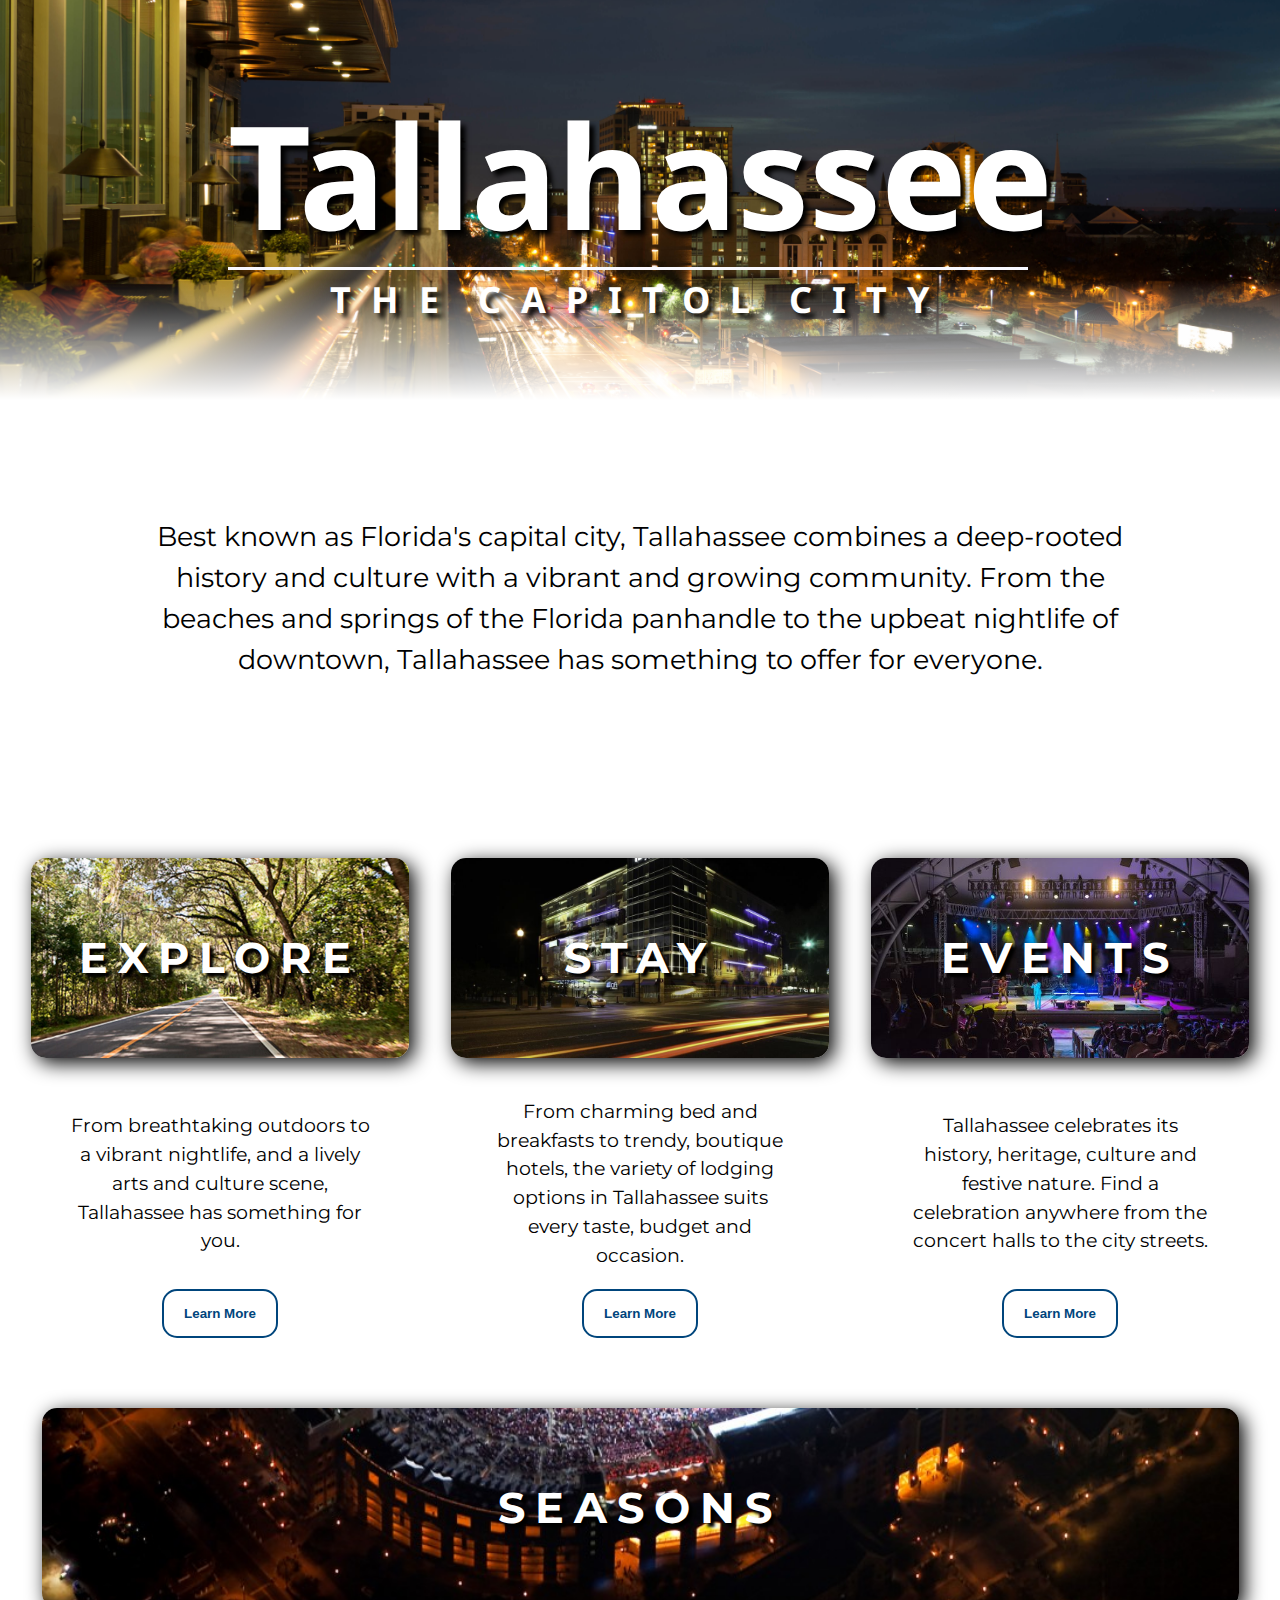
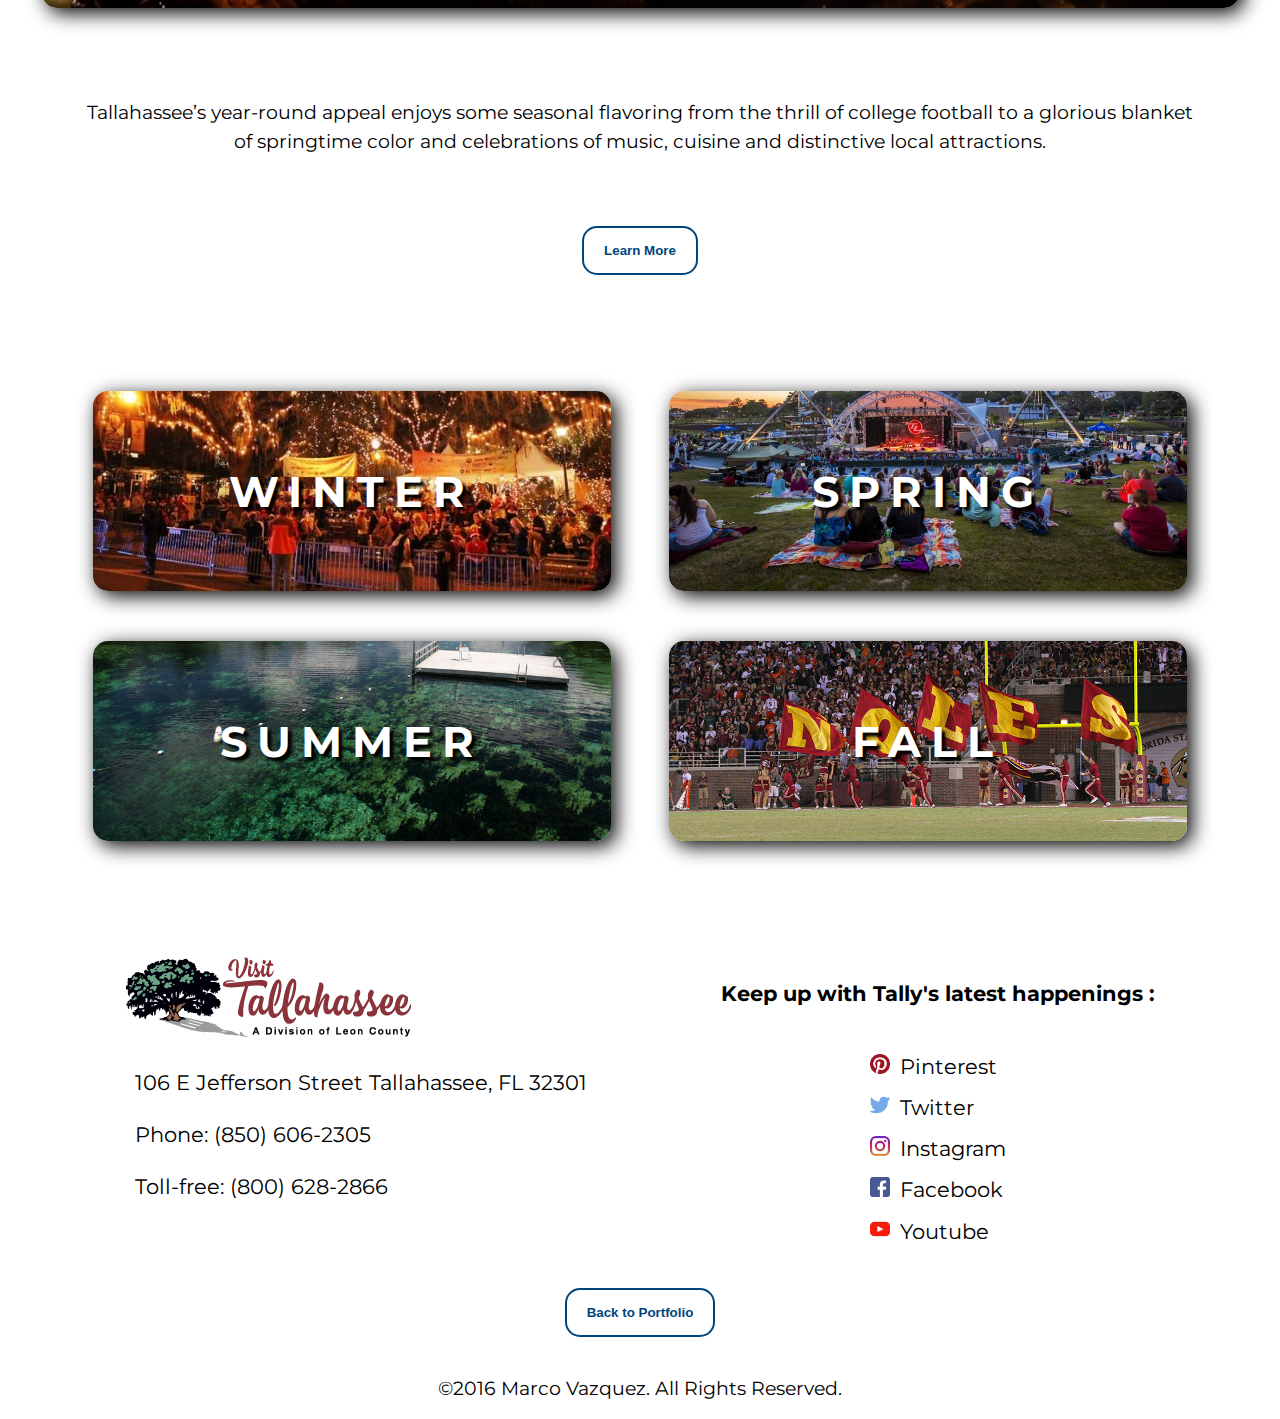
<file: index.html>
<!DOCTYPE html>
<html>

<head>
    <meta charset="utf-8">
    <meta name="viewport" content="width=device-width, initial-scale=1.0">
    <link href="https://fonts.googleapis.com/css?family=Droid+Sans:400,700|Fjalla+One|Montserrat:400,700|Oswald:400,700" rel="stylesheet">
    <link rel="stylesheet" type="text/css" href="css/main.css">
    <link rel="stylesheet" type="text/css" href="css/responsive.css">

    <title>Visit Tallahassee</title>

    <script>
        (function(i, s, o, g, r, a, m) {
            i['GoogleAnalyticsObject'] = r;
            i[r] = i[r] || function() {
                (i[r].q = i[r].q || []).push(arguments)
            }, i[r].l = 1 * new Date();
            a = s.createElement(o),
                m = s.getElementsByTagName(o)[0];
            a.async = 1;
            a.src = g;
            m.parentNode.insertBefore(a, m)
        })(window, document, 'script', 'https://www.google-analytics.com/analytics.js', 'ga');

        ga('create', 'UA-83886941-1', 'auto');
        ga('send', 'pageview');
    </script>
</head>

<body>
    <div class="body-wrapper">
        <div class="wrapper">
            <div class="main-header">
                <div class="headings-text">
                    <a href="index.html">
                        <h1>Tallahassee</h1>
                        <div class="border-bottom"></div>
                        <!-- close border-bottom -->
                        <h3>the capitol city</h3>
                    </a>
                </div>
                <!-- close headings-text -->
            </div>
            <!-- close main-header -->
        </div>
        <!-- close wrapper -->


        <div class="description" id="main-description">
            <p>Best known as Florida's capital city, Tallahassee combines a deep-rooted history and culture with a vibrant and growing community. From the beaches and springs of the Florida panhandle to the upbeat nightlife of downtown, Tallahassee has something
                to offer for everyone.</p>
        </div>
        <!-- close main-description -->

        <div class="section1">
            <div class="explore-column col">
                <a href="explore.html" class="title-active section-title explore-title background radius overlay gradient">
                        <h2 class="sub-title">Explore</h2>
                </a>
                <!--close title-active -->
                <p class="content">From breathtaking outdoors to a vibrant nightlife, and a lively arts and culture scene, Tallahassee has something for you.</p>
                <a href="explore.html" class="button-link active"><button class="button">Learn More</button></a>
            </div>
            <!-- close explore-column1 -->

            <div class="stay-column col">
                <a href="stay.html" class="title-active section-title stay-title background radius overlay gradient">
                        <h2 class="sub-title">Stay</h2>
                </a>
                <!--close title-active -->
                <p class="content">From charming bed and breakfasts to trendy, boutique hotels, the variety of lodging options in Tallahassee suits every taste, budget and occasion.</p>
                <a href="stay.html" class="button-link active"><button class="button">Learn More</button></a>
            </div>
            <!-- close stay-column -->

            <div class="events-column col3">
                <a href="events.html" class="title-active section-title events-title background radius overlay gradient">
                        <h2 class="sub-title">Events</h2>
                </a>
                <!-- close events-title -->
                <p class="content">Tallahassee celebrates its history, heritage, culture and festive nature. Find a celebration anywhere from the concert halls to the city streets.</p>
                <a href="events.html" class="button-link active"><button class="button">Learn More</button></a>
            </div>
            <!-- close events-column -->

        <div class="seasons-column">
            <a href="seasons.html" class="wrapper title-active seasons-header section-title background radius overlay gradient">
                    <h2>Seasons</h2>
            </a>  <!--close seasons-header -->

            <p class="content">Tallahassee’s year-round appeal enjoys some seasonal flavoring from the thrill of college football to a glorious blanket of springtime color and celebrations of music, cuisine and distinctive local attractions.</p>
            <a href="seasons.html" class="button-link active"><button class="button">Learn More</button></a>
        </div>
        <!-- close col -->
      </div>
      <!-- close section1 -->

        <div class="full-seasons wrapper">
            <ul class="index-grid" id="seasons-grid">
                <a href="seasons.html#winter" class="winter seasons-title title-active background radius overlay gradient"><li><h2>Winter</h2></li></a>
                <a href="seasons.html#spring" class="spring seasons-title title-active background radius overlay gradient"><li><h2>Spring</h2></li></a>
                <a href="seasons.html#summer" class="summer seasons-title title-active background radius overlay gradient"><li><h2>Summer</h2></li></a>
                <a href="seasons.html#fall" class="fall seasons-title title-active background radius overlay gradient"><li ><h2>Fall</h2></li></a>
            </ul>
            <!-- close seasons-grid -->
        </div>
        <!-- close full-seasons -->

        <div class="info-section content">
          <div class="info-primary">
            <a href="index.html" class="logo-visit" title="Visit Tallahassee">
                <img src="img/logo.png" alt="visit tallahassee" />
            </a>
            <div id="address">
                <p><a href="https://www.google.com/maps/place/Tallahassee,+FL/@30.4673607,-84.3969415,11z/data=!3m1!4b1!4m5!3m4!1s0x88ec8a5187124b53:0xebee077ad4fdb1f8!8m2!3d30.4382559!4d-84.2807329">106 E Jefferson Street Tallahassee, FL 32301</a></p>
                <p><a href="tel:8506062305">Phone: (850) 606-2305</a></p>
                <p><a href="8006282866">Toll-free: (800) 628-2866</a></p>
            </div>
            <!-- close address -->
</div><!-- close info-primary-col -->

<div class="info-secondary">
            <p class="keep-up">Keep up with Tally's latest happenings :</p>
            <ul class="social-media-icons">
                <li class="pinterest"><a href="https://www.pinterest.com/visit_tally/" class="icons active">Pinterest</a></li>
                <li class="twitter"><a href="https://twitter.com/Visit_Tally" class="icons active">Twitter</a></li>
                <li class="instagram"><a href="https://www.instagram.com/visit_tally/" class="icons active">Instagram</a></li>
                <li class="facebook"><a href="https://www.facebook.com/VisitTallahassee/" class="icons active">Facebook</a></li>
                <li class="youtube"><a href="https://www.youtube.com/user/visittally" class="icons active">Youtube</a></li>
            </ul>
            <!--close social-media-icons -->
        </div>
        <!-- close info-section -->
</div><!-- close info-secondary-col -->
        <div class="footer wrapper">
            <a href="../index.html" class="button-link back-home active"><button class="button">Back to Portfolio</button></a>
            <p>&copy;2016 Marco Vazquez. All Rights Reserved.</p>
        </div>
        <!--close footer -->
    </div>
    <!-- close body-wrapper -->
</body>

</html>
</file>
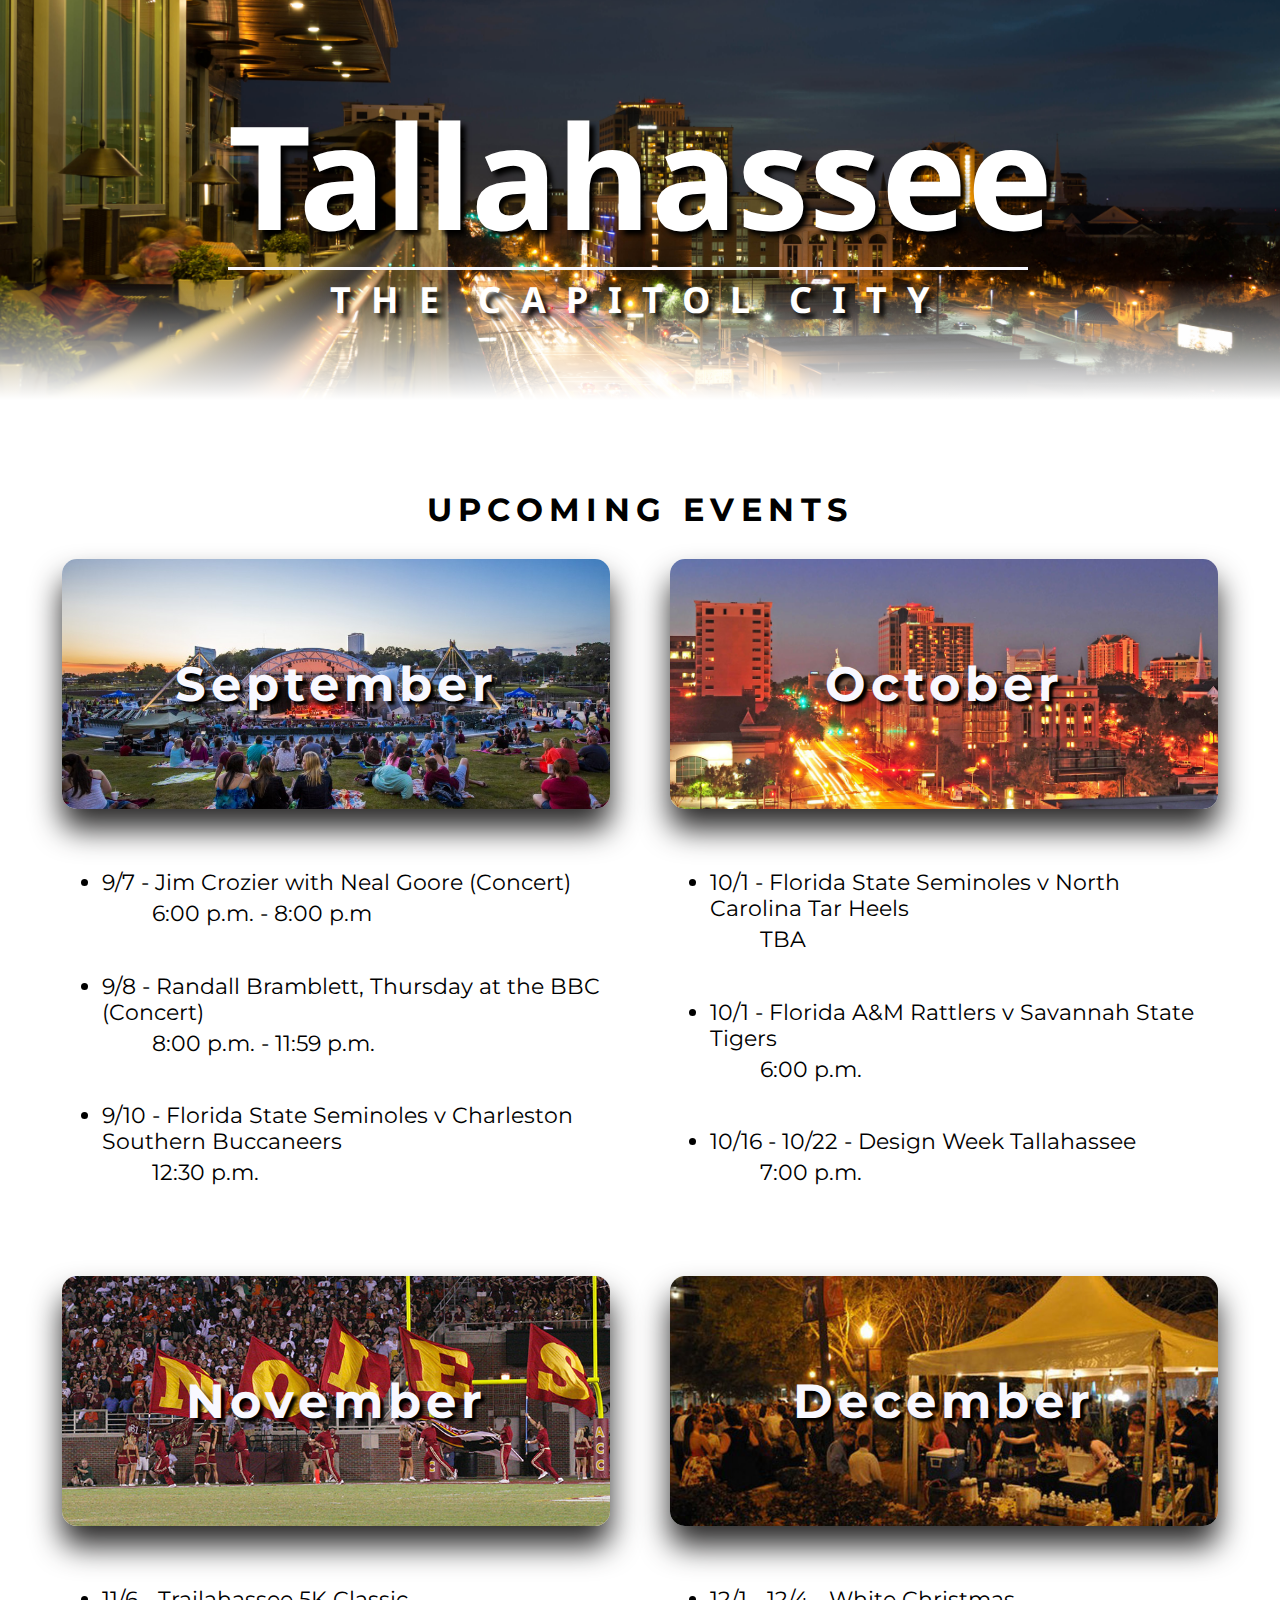
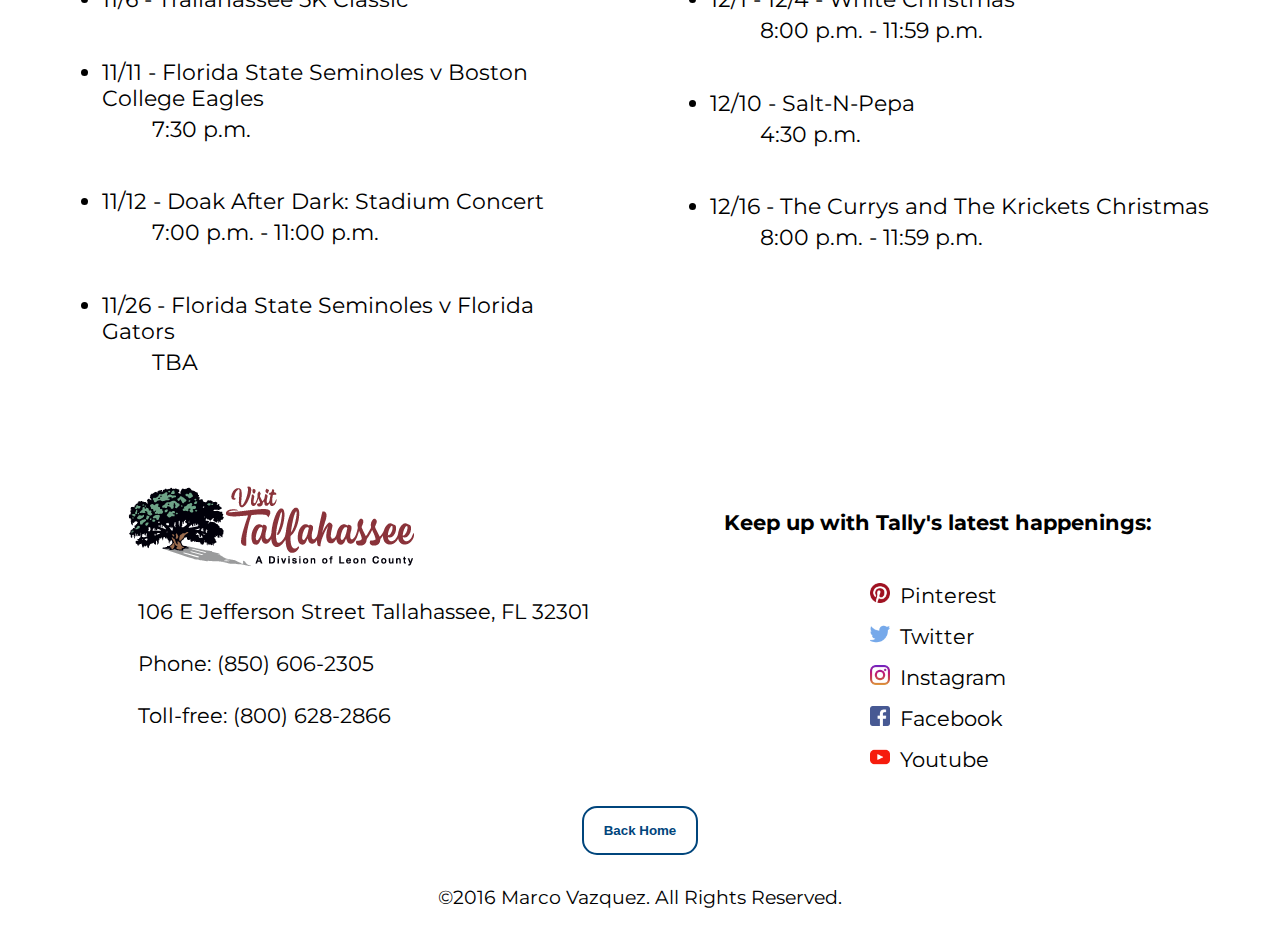
<file: events.html>
<!DOCTYPE html>
<html>

<head>
    <meta charset="utf-8">
    <link href="https://fonts.googleapis.com/css?family=Droid+Sans:400,700|Fjalla+One|Montserrat:400,700|Oswald:400,700" rel="stylesheet">
    <link rel="stylesheet" type="text/css" href="css/main.css">
    <link rel="stylesheet" type="text/css" href="css/responsive.css">
    <meta name="viewport" content="width=device-width, initial-scale=1.0">
    <title>Visit Tallahassee</title>

    <script>
        (function(i, s, o, g, r, a, m) {
            i['GoogleAnalyticsObject'] = r;
            i[r] = i[r] || function() {
                (i[r].q = i[r].q || []).push(arguments)
            }, i[r].l = 1 * new Date();
            a = s.createElement(o),
                m = s.getElementsByTagName(o)[0];
            a.async = 1;
            a.src = g;
            m.parentNode.insertBefore(a, m)
        })(window, document, 'script', 'https://www.google-analytics.com/analytics.js', 'ga');

        ga('create', 'UA-83886941-1', 'auto');
        ga('send', 'pageview');
    </script>
</head>

<body>
    <div class="body-wrapper">
        <div class="wrapper">
            <div class="main-header">
                <div class="headings-text">
                    <a href="index.html">
                        <h1>Tallahassee</h1>
                        <div class="border-bottom"></div>
                        <!-- close border-bottom -->
                        <h3>the capitol city</h3>
                    </a>
                </div>
                <!-- close headings-text -->
            </div>
            <!-- close main-header -->
        </div>
        <!-- close wrapper -->

        <h2 class="sub-page-title">Upcoming Events</h2>

        <div class="events-section">
            <div class="listings-col">
                <h3 class="listings-title september">September</h3>
                <ul class="listings">
                    <li class="list-item-name"><a href="http://www.tallahasseearts.org/event/jim-crozier-with-neal-goree/">9/7 - Jim Crozier with Neal Goore (Concert)
            <p class="list-item-time">6:00 p.m. - 8:00 p.m</p></a>
                    </li>
                    <li class="list-item-name"><a href="http://www.bradfordvilleblues.com/calendarofevents.htm">9/8 - Randall Bramblett, Thursday at the BBC (Concert)
            <p class="list-item-time">8:00 p.m. - 11:59 p.m.</p></a>
                    </li>
                    <li class="list-item-name"><a href="http://www.visittallahassee.com/events/276288/florida-state-seminoles-v-charleston-southern-buccaneers/">9/10 - Florida State Seminoles v Charleston Southern Buccaneers
            <p class="list-item-time">12:30 p.m.</p></a>
                    </li>
                </ul>
            </div>
            <!--close september list -->

            <div class="listings-col">
                <h3 class="listings-title october">October</h3>
                <ul class="listings">
                    <li class="list-item-name"><a href="http://www.seminoles.com/SportSelect.dbml?DB_OEM_ID=32900&SPID=157113&SPSID=917029&DB_OEM_ID=32900">10/1 - Florida State Seminoles v North Carolina Tar Heels
            <p class="list-item-time">TBA</p></a>
                    </li>
                    <li class="list-item-name"><a href="http://www.famuathletics.com/SportSelect.dbml?SPSID=606547&SPID=80904&Q_SEASON=2016">10/1 - Florida A&ampM Rattlers v Savannah State Tigers
              <p class="list-item-time">6:00 p.m.</p></a>
                    </li>
                    <li class="list-item-name"><a href="http://designweektallahassee.com/">10/16 - 10/22 - Design Week Tallahassee
              <p class="list-item-time">7:00 p.m.</p></a>
                    </li>
                </ul>
            </div>
            <!--close october list -->

            <div class="listings-col">
                <h3 class="listings-title november">November</h3>
                <ul class="listings">
                    <li class="list-item-name"><a href="mailto:heideckera@leoncountyfl.gov">11/6 - Trailahassee 5K Classic
              <p class="list-item-time"></p></a>
                    </li>
                    <li class="list-item-name"><a href="http://www.seminoles.com/SportSelect.dbml?DB_OEM_ID=32900&SPID=157113&SPSID=917029&DB_OEM_ID=32900">11/11 - Florida State Seminoles v Boston College Eagles
              <p class="list-item-time">7:30 p.m.</p></a>
                    </li>
                    <li class="list-item-name"><a href="http://ev6.evenue.net/cgi-bin/ncommerce3/SEGetGroupList?DB_OEM_ID=32900&groupCode=FSU&linkID=fsuse&shopperContext=&caller=&appCode=">11/12 - Doak After Dark: Stadium Concert
              <p class="list-item-time">7:00 p.m. - 11:00 p.m.</p></a>
                    </li>
                    <li class="list-item-name"><a href="http://www.seminoles.com/SportSelect.dbml?DB_OEM_ID=32900&SPID=157113&SPSID=917029&DB_OEM_ID=32900">11/26 - Florida State Seminoles v Florida Gators
              <p class="list-item-time">TBA</p></a>
                    </li>
                </ul>
            </div>
            <!--close november list -->

            <div class="listings-col">
                <h3 class="listings-title december">December</h3>
                <ul class="listings">
                    <li class="list-item-name"><a href="http://theatretallahassee.org/2016-2017-season/irving-berlins-white-christmas-2016/">12/1 - 12/4 - White Christmas
            <p class="list-item-time">8:00 p.m. - 11:59 p.m.</p></a>
                    </li>
                    <li class="list-item-name"><a href="http://ilovethe90stour.com/show-details/tallahassee-fl/">12/10 - Salt-N-Pepa
            <p class="list-item-time">4:30 p.m.</p></a>
                    </li>
                    <li class="list-item-name"><a href="https://junctionatmonroe.com/event.asp?E=107">12/16 - The Currys and The Krickets Christmas
            <p class="list-item-time">8:00 p.m. - 11:59 p.m.</p></a>
                    </li>
                </ul>
            </div>
            <!--close december list -->

        </div>
        <!-- close section1 -->
        <div class="info-section content">
            <div class="info-primary">
                <a href="index.html" class="logo-visit" title="Visit Tallahassee">
                    <img src="img/logo.png" alt="visit tallahassee" />
                </a>
                <div id="address">
                    <p><a href="https://www.google.com/maps/place/Tallahassee,+FL/@30.4673607,-84.3969415,11z/data=!3m1!4b1!4m5!3m4!1s0x88ec8a5187124b53:0xebee077ad4fdb1f8!8m2!3d30.4382559!4d-84.2807329">106 E Jefferson Street Tallahassee, FL 32301</a></p>
                    <p><a href="tel:8506062305">Phone: (850) 606-2305</a></p>
                    <p><a href="8006282866">Toll-free: (800) 628-2866</a></p>
                </div>
                <!-- close address -->
            </div>
            <!-- close info-primary-col -->

            <div class="info-secondary">
                <p class="keep-up">Keep up with Tally's latest happenings:</p>
                <ul class="social-media-icons">
                    <li class="pinterest"><a href="https://www.pinterest.com/visit_tally/" class="icons active">Pinterest</a></li>
                    <li class="twitter"><a href="https://twitter.com/Visit_Tally" class="icons active">Twitter</a></li>
                    <li class="instagram"><a href="https://www.instagram.com/visit_tally/" class="icons active">Instagram</a></li>
                    <li class="facebook"><a href="https://www.facebook.com/VisitTallahassee/" class="icons active">Facebook</a></li>
                    <li class="youtube"><a href="https://www.youtube.com/user/visittally" class="icons active">Youtube</a></li>
                </ul>
                <!--close social-media-icons -->
            </div>
            <!-- close info-section -->
        </div>
        <!-- close info-secondary-col -->
        <div class="footer wrapper">
            <a href="index.html" class="button-link active"><button class="button" id="home-button">Back Home</button></a>
            <p>&copy;2016 Marco Vazquez. All Rights Reserved.</p>
        </div>
        <!--close footer -->
    </div>
    <!-- close body-wrapper -->
</body>

</html>
</file>
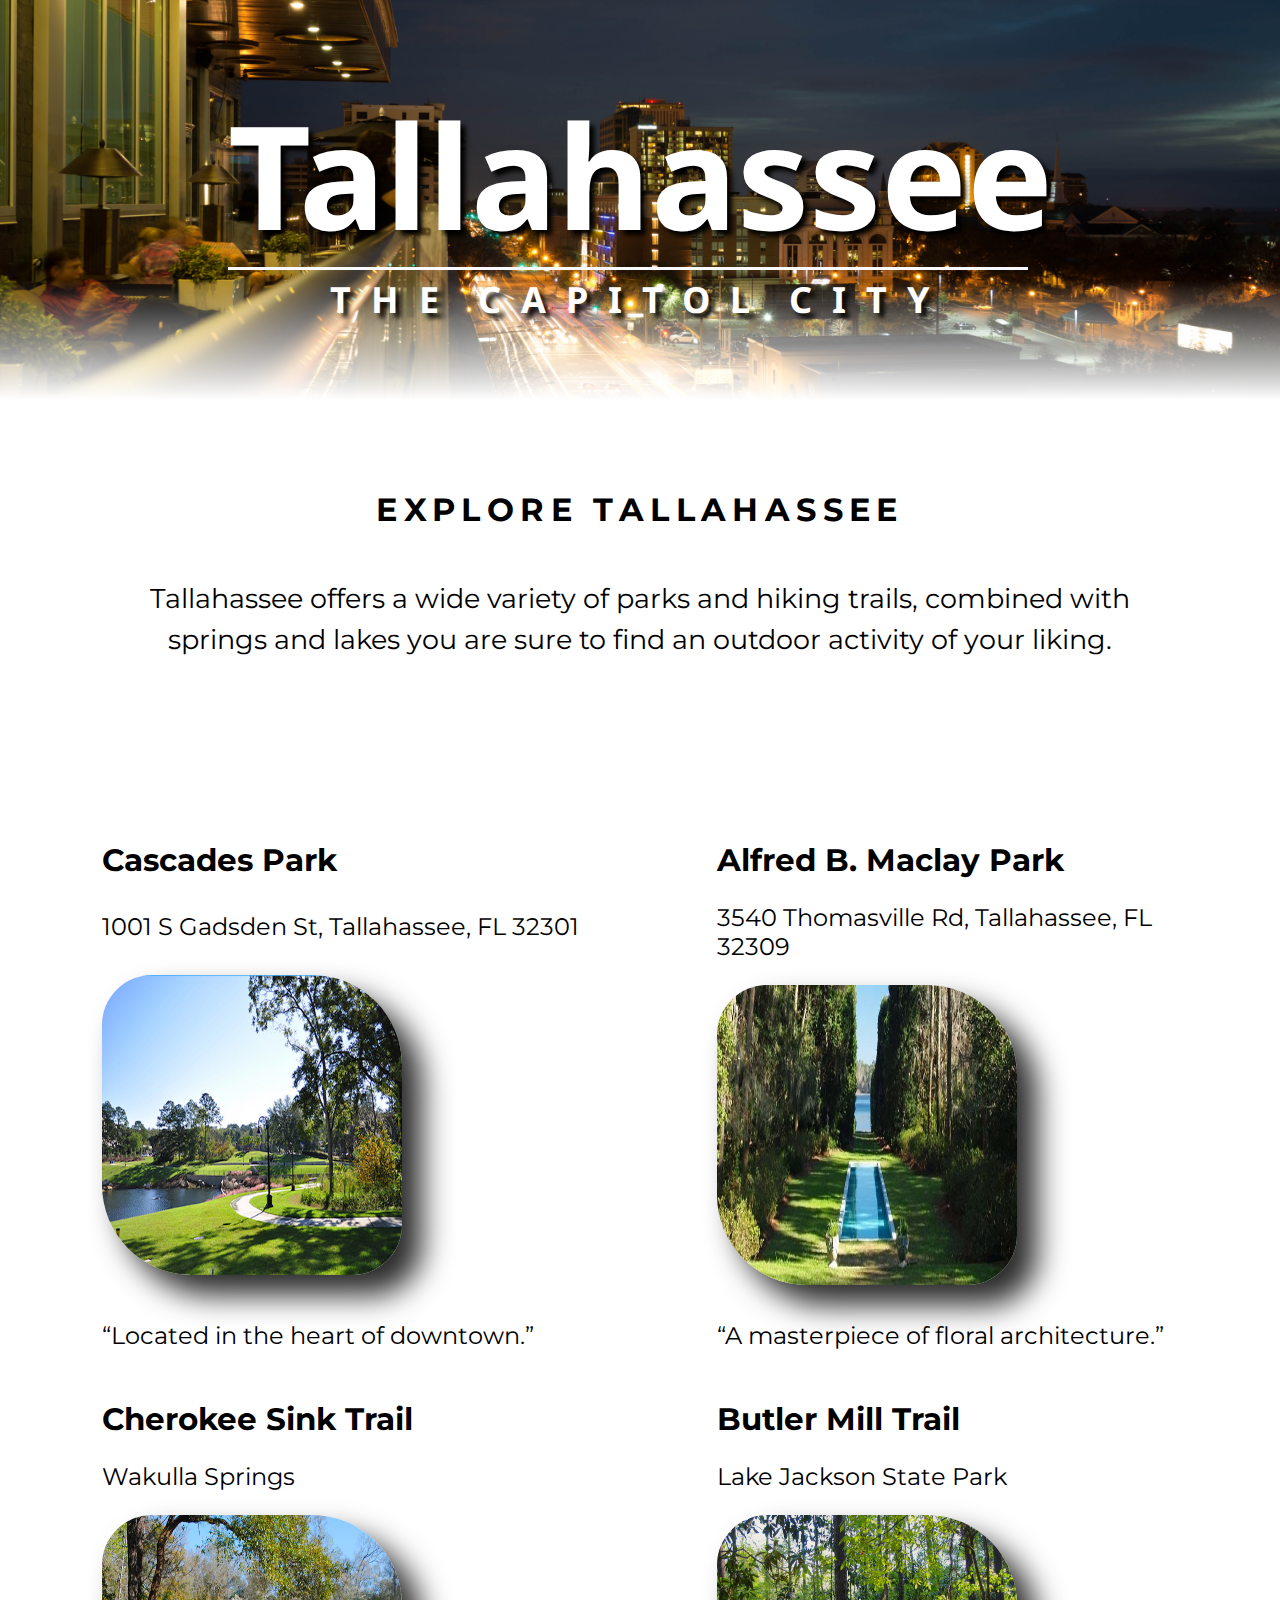
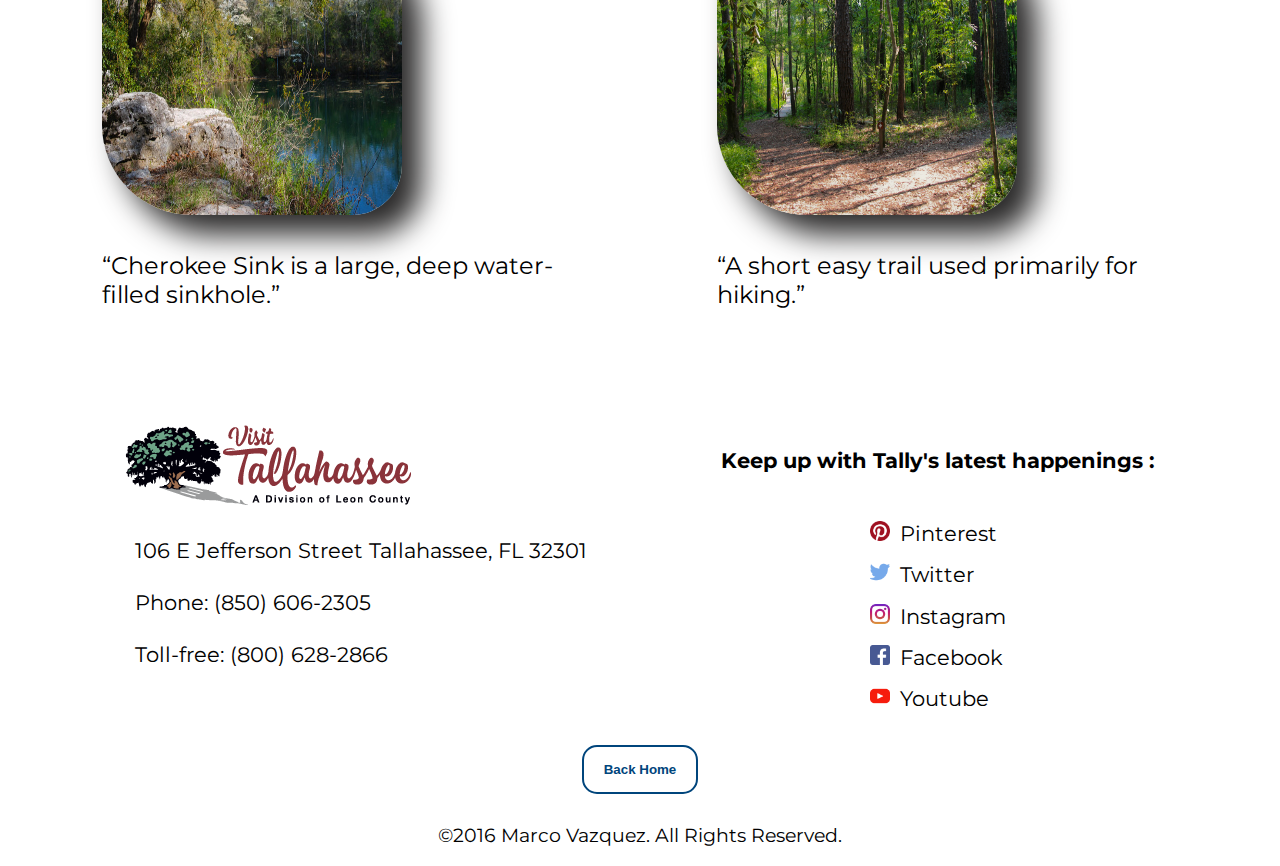
<file: explore.html>
<!DOCTYPE html>
<html>

<head>
    <meta charset="utf-8">
    <link href="https://fonts.googleapis.com/css?family=Droid+Sans:400,700|Fjalla+One|Montserrat:400,700|Oswald:400,700" rel="stylesheet">
    <link rel="stylesheet" type="text/css" href="css/main.css">
    <link rel="stylesheet" type="text/css" href="css/responsive.css">
    <meta name="viewport" content="width=device-width, initial-scale=1.0">
    <title>Visit Tallahassee</title>

    <script>
        (function(i, s, o, g, r, a, m) {
            i['GoogleAnalyticsObject'] = r;
            i[r] = i[r] || function() {
                (i[r].q = i[r].q || []).push(arguments)
            }, i[r].l = 1 * new Date();
            a = s.createElement(o),
                m = s.getElementsByTagName(o)[0];
            a.async = 1;
            a.src = g;
            m.parentNode.insertBefore(a, m)
        })(window, document, 'script', 'https://www.google-analytics.com/analytics.js', 'ga');

        ga('create', 'UA-83886941-1', 'auto');
        ga('send', 'pageview');
    </script>
</head>

<body>
    <div class="body-wrapper">
        <div class="wrapper">
            <div class="main-header">
                <div class="headings-text">
                    <a href="index.html">
                        <h1>Tallahassee</h1>
                        <div class="border-bottom"></div>
                        <!-- close border-bottom -->
                        <h3>the capitol city</h3>
                    </a>
                </div>
                <!-- close headings-text -->
            </div>
            <!-- close main-header -->
        </div>
        <!-- close wrapper -->

        <h2 class="sub-page-title">Explore Tallahassee</h2>

        <p class="description">Tallahassee offers a wide variety of parks and hiking trails, combined with springs and lakes you are sure to find an outdoor activity of your liking.</p>

        <div class="lists-container">
            <ul class="list">
                <li class="list-item-name space place-col">
                    <a href="http://discovercascades.com/" class="listings-name">Cascades Park</a>
                    <p class="list-item-address">1001 S Gadsden St, Tallahassee, FL 32301</p>
                    <a href="http://discovercascades.com/">
                        <div class="overlay gradient">
                            <img src="img/Cascades-Park.jpg" class="list-item-image" />
                        </div>
                        <!-- close overlay-gradient -->
                    </a>
                    <q class="park-description">Located in the heart of downtown.</q>
                </li>
                <li class="list-item-name space place-col">
                    <a href="https://www.floridastateparks.org/park/Maclay-Gardens" class="listings-name">Alfred B. Maclay Park</a>
                    <p class="list-item-address">3540 Thomasville Rd, Tallahassee, FL 32309</p>
                    <a href="https://www.floridastateparks.org/park/Maclay-Gardens">
                        <div class="overlay gradient">
                            <img src="img/Alfred B. Maclay Gardens_2009 contest_Dana Haynes_relfection pool vista.jpg" class="list-item-image" />
                        </div>
                        <!-- close overlay-gradient -->
                    </a>
                    <q class="park-description">A masterpiece of floral architecture.</q>
                </li>
                <li class="list-item-name space place-col">
                    <a href="http://floridahikes.com/wakulla-springs-state-park-cherokee-sink-trail" class="listings-name">Cherokee Sink Trail</a>
                    <p class="list-item-address">Wakulla Springs</p>
                    <a href="http://floridahikes.com/wakulla-springs-state-park-cherokee-sink-trail">
                        <div class="overlay gradient">
                            <img src="img/Cherokee.jpg" class="list-item-image" />
                        </div>
                        <!--close overlay-gradient -->
                    </a>
                    <q class="park-description">Cherokee Sink is a large, deep water-filled sinkhole.</q>
                </li>
                <li class="list-item-name space place-col">
                    <a href="http://floridahikes.com/lake-jackson-mounds" class="listings-name">Butler Mill Trail</a>
                    <p class="list-item-address">Lake Jackson State Park</p>
                    <a href="http://floridahikes.com/lake-jackson-mounds">
                        <div class="overlay gradient">
                            <img src="img/Butler.jpg" class="list-item-image" />
                        </div>
                        <!-- close overlay-gradient -->
                    </a>
                    <q class="park-description">A short easy trail used primarily for hiking.</q>
                </li>
            </ul>
            <!--close list -->
        </div>
        <!-- close lists-container -->

        <div class="info-section content">
            <div class="info-primary">
                <a href="index.html" class="logo-visit" title="Visit Tallahassee">
                    <img src="img/logo.png" alt="visit tallahassee" />
                </a>
                <div id="address">
                    <p><a href="https://www.google.com/maps/place/Tallahassee,+FL/@30.4673607,-84.3969415,11z/data=!3m1!4b1!4m5!3m4!1s0x88ec8a5187124b53:0xebee077ad4fdb1f8!8m2!3d30.4382559!4d-84.2807329">106 E Jefferson Street Tallahassee, FL 32301</a></p>
                    <p><a href="tel:8506062305">Phone: (850) 606-2305</a></p>
                    <p><a href="8006282866">Toll-free: (800) 628-2866</a></p>
                </div>
                <!-- close address -->
            </div>
            <!-- close info-primary-col -->

            <div class="info-secondary">
                <p class="keep-up">Keep up with Tally's latest happenings :</p>
                <ul class="social-media-icons">
                    <li class="pinterest"><a href="https://www.pinterest.com/visit_tally/" class="icons active">Pinterest</a></li>
                    <li class="twitter"><a href="https://twitter.com/Visit_Tally" class="icons active">Twitter</a></li>
                    <li class="instagram"><a href="https://www.instagram.com/visit_tally/" class="icons active">Instagram</a></li>
                    <li class="facebook"><a href="https://www.facebook.com/VisitTallahassee/" class="icons active">Facebook</a></li>
                    <li class="youtube"><a href="https://www.youtube.com/user/visittally" class="icons active">Youtube</a></li>
                </ul>
                <!--close social-media-icons -->
            </div>
            <!-- close info-section -->
        </div>
        <!-- close info-secondary-col -->
        <div class="footer wrapper">
            <a href="index.html" class="button-link active"><button class="button" id="home-button">Back Home</button></a>
            <p>&copy;2016 Marco Vazquez. All Rights Reserved.</p>
        </div>
        <!--close footer -->
    </div>
    <!-- close body-wrapper -->
</body>

</html>
</file>
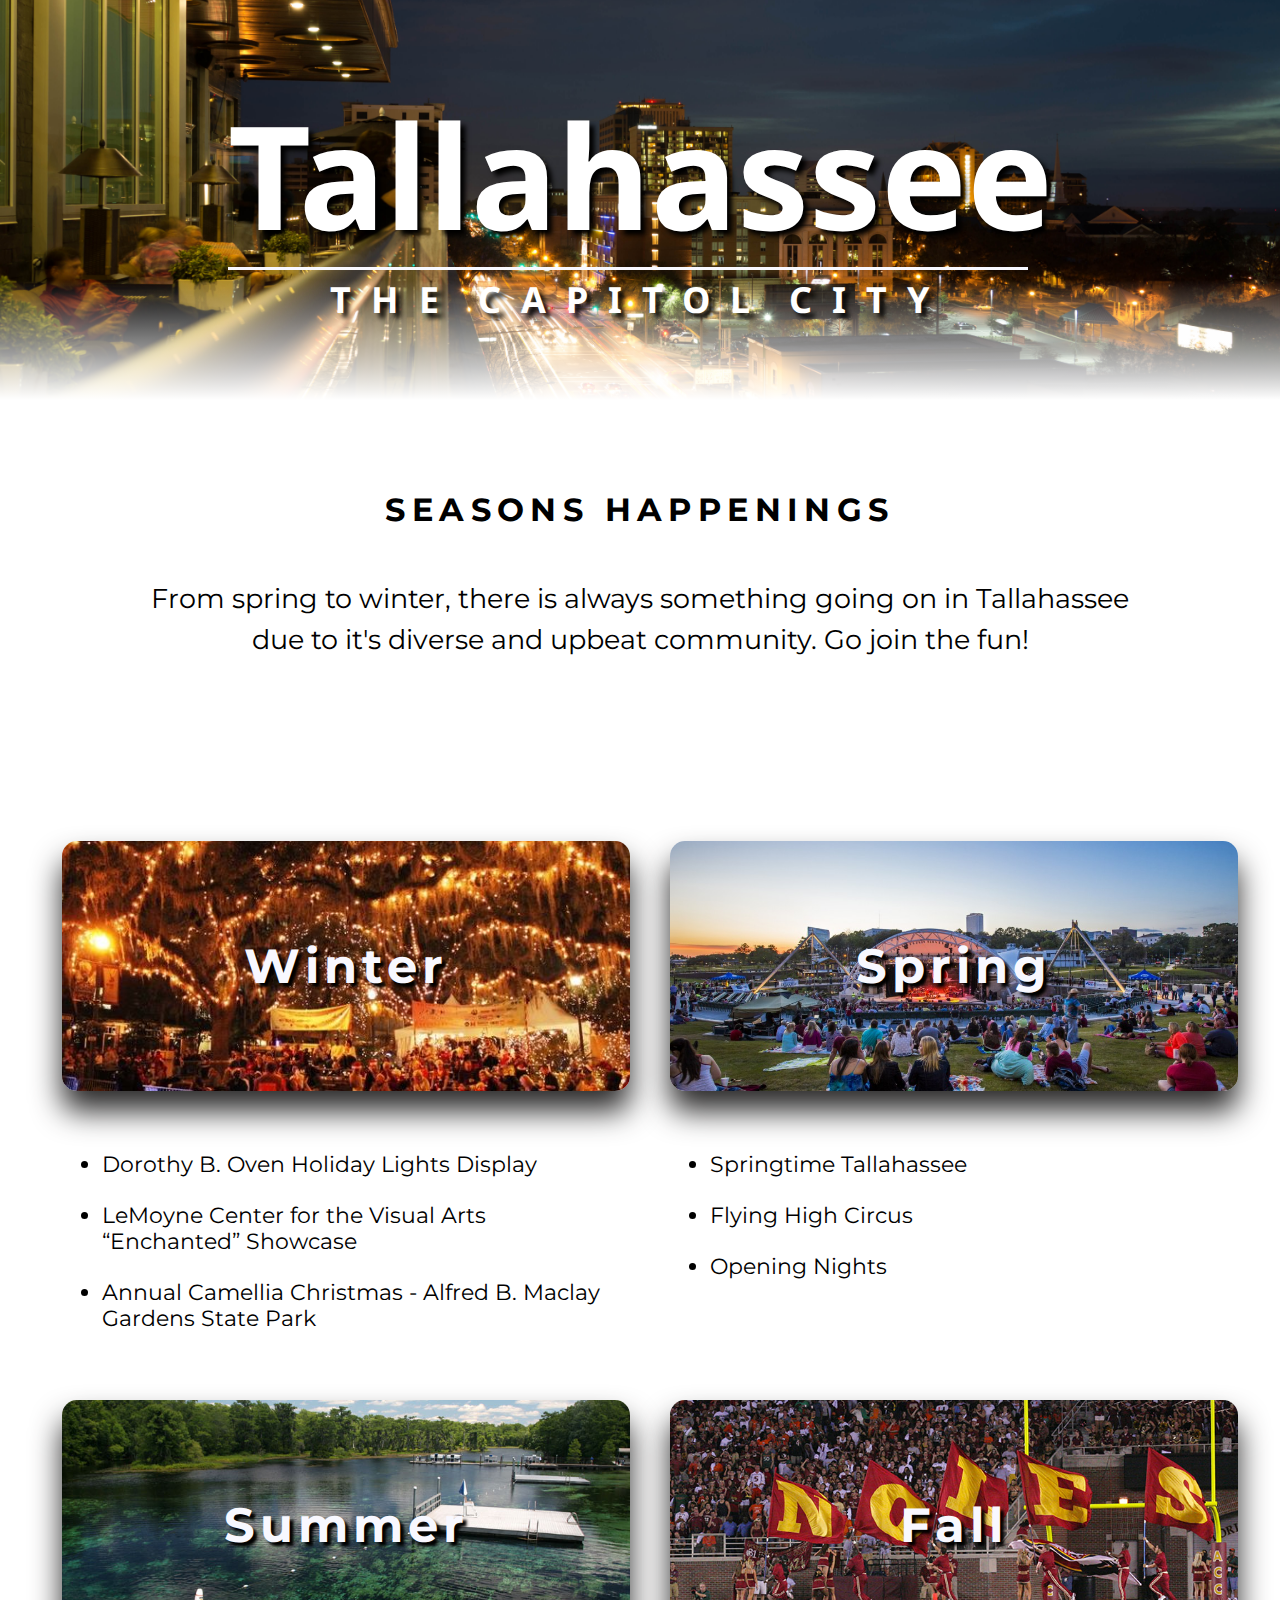
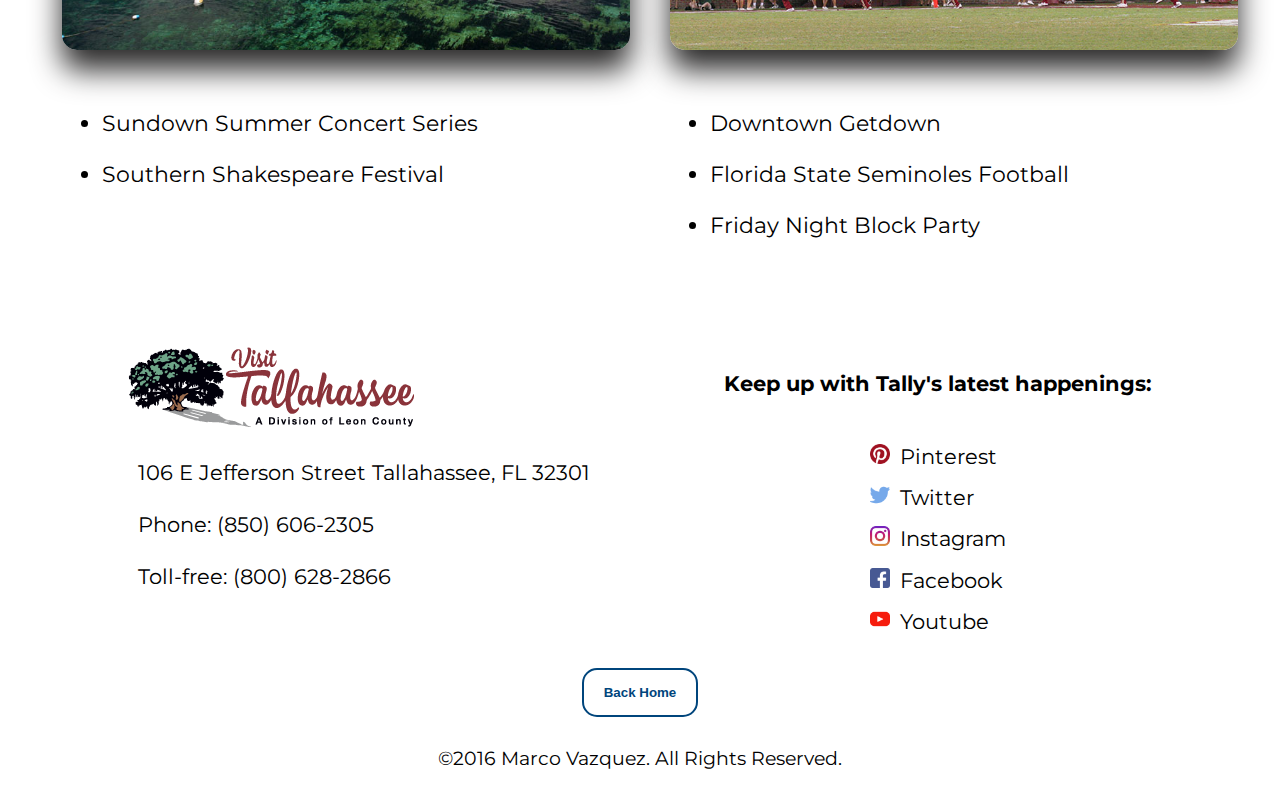
<file: seasons.html>
<!DOCTYPE html>
<html>

<head>
    <meta charset="utf-8">
    <link href="https://fonts.googleapis.com/css?family=Droid+Sans:400,700|Fjalla+One|Montserrat:400,700|Oswald:400,700" rel="stylesheet">
    <link rel="stylesheet" type="text/css" href="css/main.css">
    <link rel="stylesheet" type="text/css" href="css/responsive.css">
    <meta name="viewport" content="width=device-width, initial-scale=1.0">
    <title>Visit Tallahassee</title>

    <script>
        (function(i, s, o, g, r, a, m) {
            i['GoogleAnalyticsObject'] = r;
            i[r] = i[r] || function() {
                (i[r].q = i[r].q || []).push(arguments)
            }, i[r].l = 1 * new Date();
            a = s.createElement(o),
                m = s.getElementsByTagName(o)[0];
            a.async = 1;
            a.src = g;
            m.parentNode.insertBefore(a, m)
        })(window, document, 'script', 'https://www.google-analytics.com/analytics.js', 'ga');

        ga('create', 'UA-83886941-1', 'auto');
        ga('send', 'pageview');
    </script>
</head>

<body>
    <div class="body-wrapper">
        <div class="wrapper">
            <div class="main-header">
                <div class="headings-text">
                    <a href="index.html">
                        <h1>Tallahassee</h1>
                        <div class="border-bottom"></div>
                        <!-- close border-bottom -->
                        <h3>the capitol city</h3>
                    </a>
                </div>
                <!-- close headings-text -->
            </div>
            <!-- close main-header -->
        </div>
        <!-- close wrapper -->

        <h2 class="sub-page-title">Seasons Happenings</h2>

        <p class="description"> From spring to winter, there is always something going on in Tallahassee due to it's diverse and upbeat community. Go join the fun!</p>

        <div class="seasons-container">
            <div class="listings-col">
                <h3 id="winter" class="winter listings-title wrapper">Winter</h3>
                <ul class="listings">
                    <li class="list-item-name"><a href="http://www.talgov.com/parks/parks-cc-oven.aspx">Dorothy B. Oven Holiday Lights Display</a>
                    </li>
                    <li class="list-item-name"><a href="http://www.lemoyne.org/">LeMoyne Center for the Visual Arts “Enchanted” Showcase</a>
                    </li>
                    <li class="list-item-name"><a href="https://www.floridastateparks.org/park-events/Maclay-Gardens">Annual Camellia Christmas - Alfred B. Maclay Gardens State Park</a>
                    </li>
                </ul>
            </div>
            <!--close spring-list -->

            <div class="listings-col">
                <h3 id="spring" class="spring listings-title wrapper">Spring</h3>
                <ul class="listings">
                    <li class="list-item-name">
                        <a href="http://www.springtimetallahassee.com/">Springtime Tallahassee</a>
                    </li>
                    <li class="list-item-name">
                        <a href="http://circus.fsu.edu/">Flying High Circus</a>
                    </li>
                    <li class="list-item-name">
                        <a href="https://openingnights.fsu.edu/">Opening Nights</a>
                    </li>
                </ul>
            </div>
            <!--close spring-list -->

            <div class="listings-col">
                <h3 id="summer" class="summer listings-title wrapper">Summer</h3>
                <ul class="listings">
                    <li class="list-item-name">
                        <a href="http://www.capitalcityamphitheater.com/event/2016/07/01/sundown-summer-concert-series/">Sundown Summer Concert Series</a>
                    </li>
                    <li class="list-item-name">
                        <a href="http://southernshakespearefestival.org/">Southern Shakespeare Festival</a>
                    </li>
                </ul>
            </div>
            <!--close summer-list -->

            <div class="listings-col">
                <h3 id="fall" class="fall listings-title wrapper">Fall</h3>
                <ul class="listings">
                    <li class="list-item-name">
                        <a href="http://www.tallahasseedowntown.com/playing/downtown-getdown">Downtown Getdown</a>
                    </li>
                    <li class="list-item-name">
                        <a href="http://www.seminoles.com/SportSelect.dbml?SPSID=917029&SPID=157113">Florida State Seminoles Football</a>
                    </li>
                    <li class="list-item-name">
                        <a href="http://www.seminoles.com/ViewArticle.dbml?ATCLID=209578618">Friday Night Block Party</a>
                    </li>
                </ul>
            </div>
            <!--close fall-list -->
        </div>
        <!-- close seasons-container -->

        <div class="info-section content">
            <div class="info-primary">
                <a href="index.html" class="logo-visit" title="Visit Tallahassee">
                    <img src="img/logo.png" alt="visit tallahassee" />
                </a>
                <div id="address">
                    <p><a href="https://www.google.com/maps/place/Tallahassee,+FL/@30.4673607,-84.3969415,11z/data=!3m1!4b1!4m5!3m4!1s0x88ec8a5187124b53:0xebee077ad4fdb1f8!8m2!3d30.4382559!4d-84.2807329">106 E Jefferson Street Tallahassee, FL 32301</a></p>
                    <p><a href="tel:8506062305">Phone: (850) 606-2305</a></p>
                    <p><a href="8006282866">Toll-free: (800) 628-2866</a></p>
                </div>
                <!-- close address -->
            </div>
            <!-- close info-primary-col -->

            <div class="info-secondary">
                <p class="keep-up">Keep up with Tally's latest happenings:</p>
                <ul class="social-media-icons">
                    <li class="pinterest"><a href="https://www.pinterest.com/visit_tally/" class="icons active">Pinterest</a></li>
                    <li class="twitter"><a href="https://twitter.com/Visit_Tally" class="icons active">Twitter</a></li>
                    <li class="instagram"><a href="https://www.instagram.com/visit_tally/" class="icons active">Instagram</a></li>
                    <li class="facebook"><a href="https://www.facebook.com/VisitTallahassee/" class="icons active">Facebook</a></li>
                    <li class="youtube"><a href="https://www.youtube.com/user/visittally" class="icons active">Youtube</a></li>
                </ul>
                <!--close social-media-icons -->
            </div>
            <!-- close info-section -->
        </div>
        <!-- close info-secondary-col -->
        <div class="footer wrapper">
            <a href="index.html" class="button-link active"><button class="button" id="home-button">Back Home</button></a>
            <p>&copy;2016 Marco Vazquez. All Rights Reserved.</p>
        </div>
        <!--close footer -->
    </div>
    <!-- close body-wrapper -->
</body>

</html>
</file>
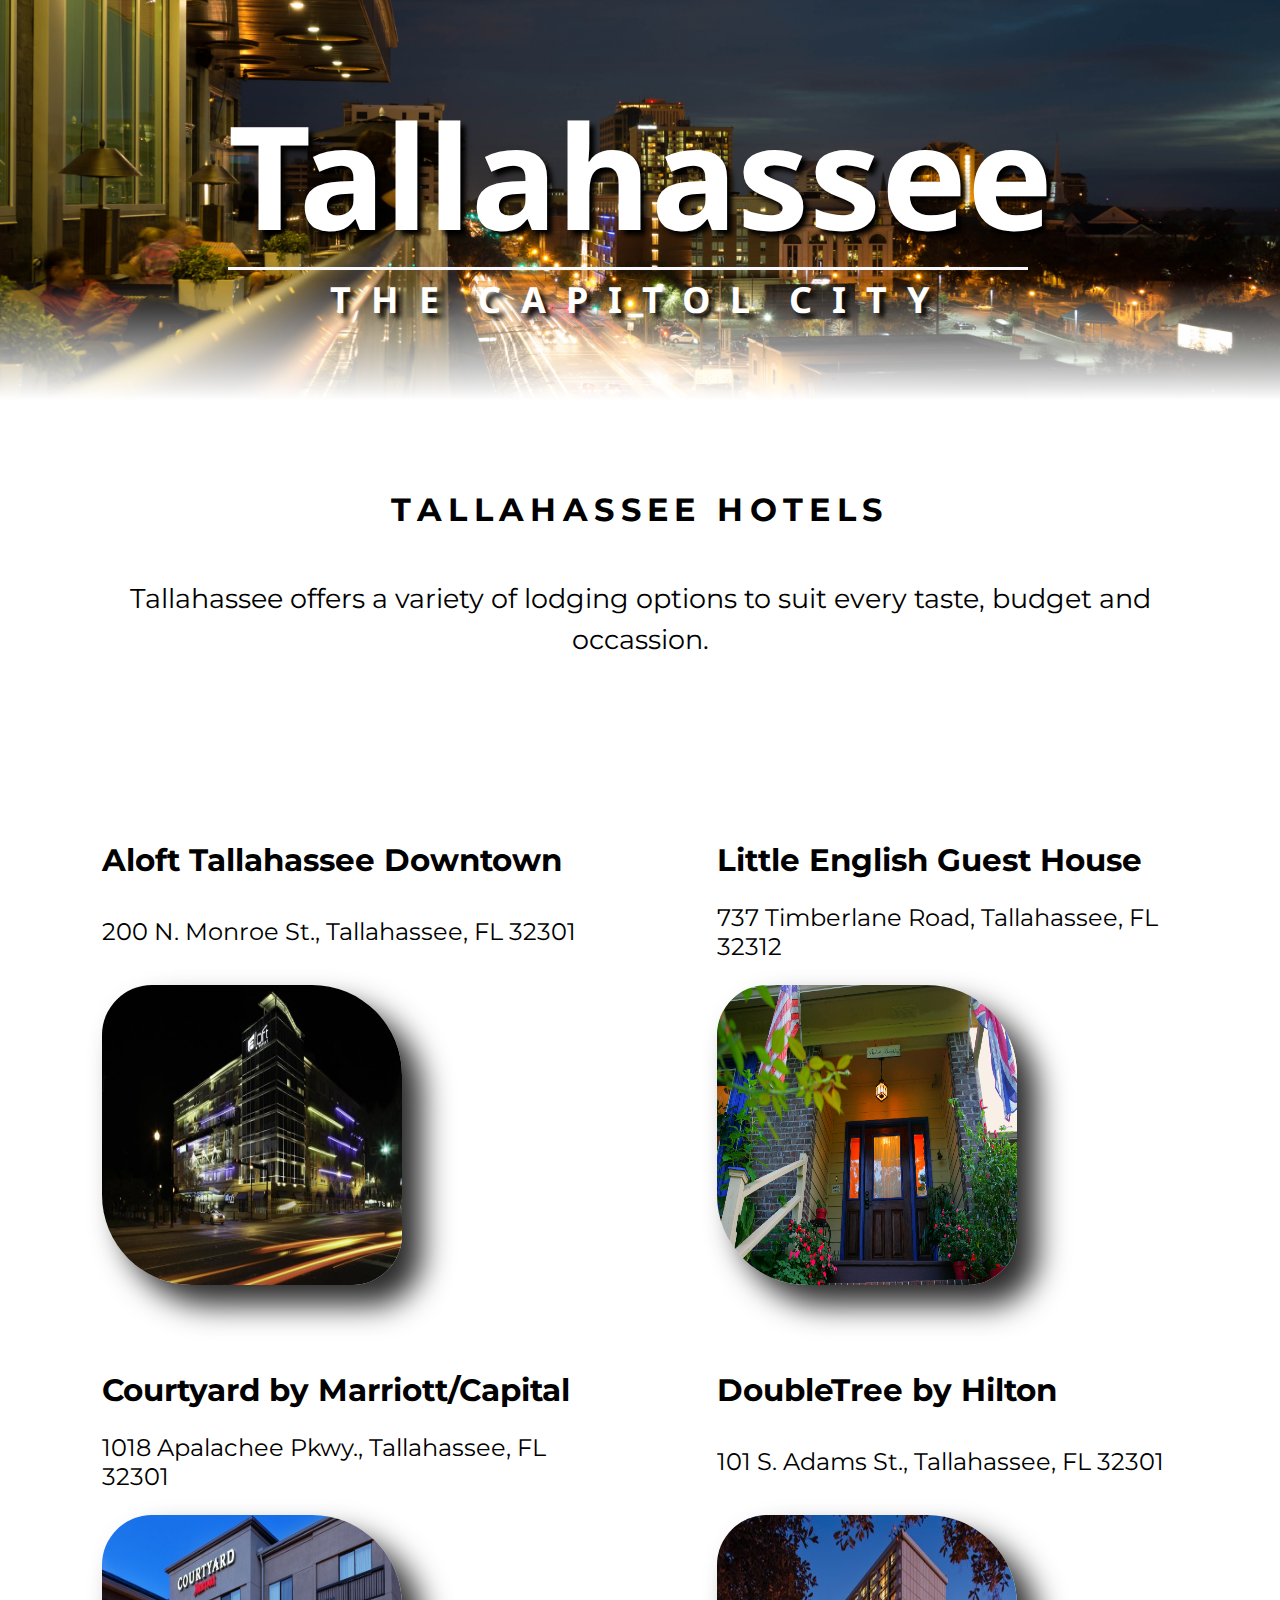
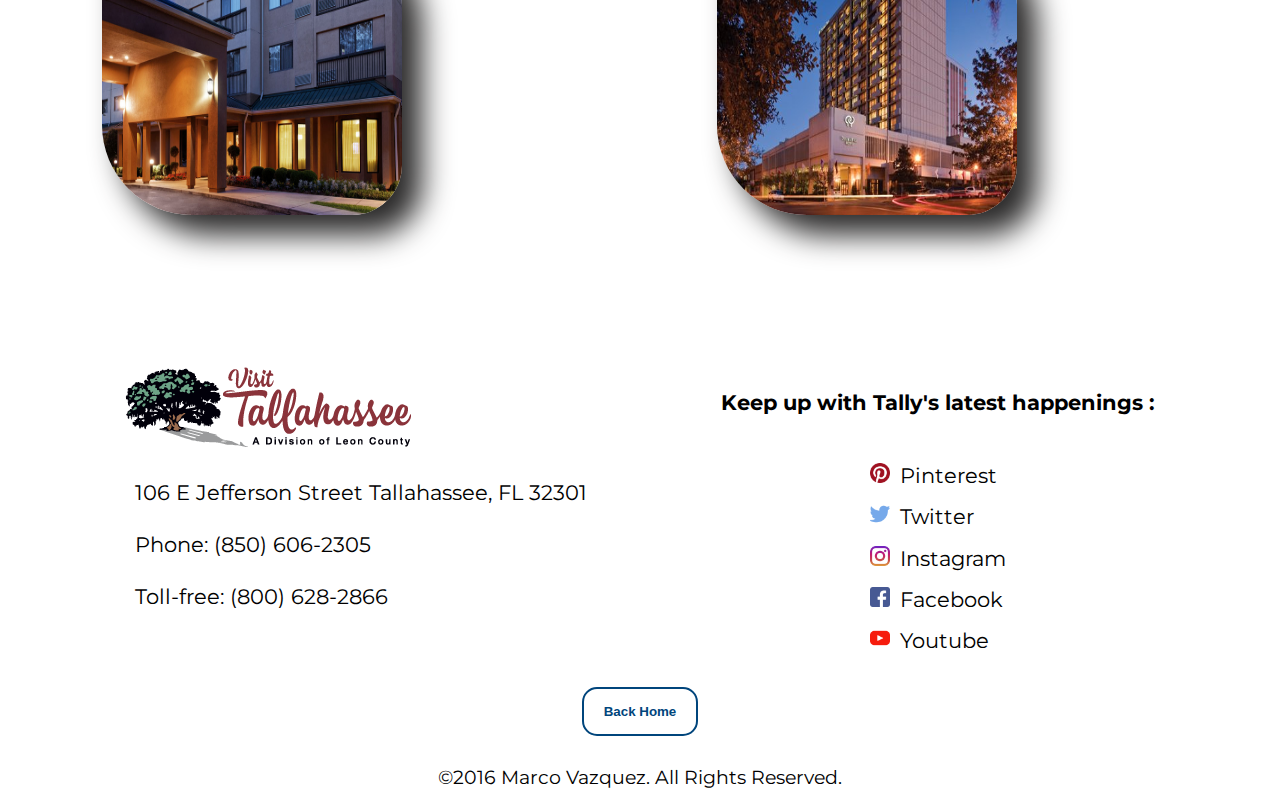
<file: stay.html>
<!DOCTYPE html>
<html>

<head>
    <meta charset="utf-8">
    <link href="https://fonts.googleapis.com/css?family=Droid+Sans:400,700|Fjalla+One|Montserrat:400,700|Oswald:400,700" rel="stylesheet">
    <link rel="stylesheet" type="text/css" href="css/main.css">
    <link rel="stylesheet" type="text/css" href="css/responsive.css">
    <meta name="viewport" content="width=device-width, initial-scale=1.0">
    <title>Visit Tallahassee</title>

    <script>
        (function(i, s, o, g, r, a, m) {
            i['GoogleAnalyticsObject'] = r;
            i[r] = i[r] || function() {
                (i[r].q = i[r].q || []).push(arguments)
            }, i[r].l = 1 * new Date();
            a = s.createElement(o),
                m = s.getElementsByTagName(o)[0];
            a.async = 1;
            a.src = g;
            m.parentNode.insertBefore(a, m)
        })(window, document, 'script', 'https://www.google-analytics.com/analytics.js', 'ga');

        ga('create', 'UA-83886941-1', 'auto');
        ga('send', 'pageview');
    </script>
</head>

<body>
    <div class="body-wrapper">
        <div class="wrapper">
            <div class="main-header">
                <div class="headings-text">
                    <a href="index.html">
                        <h1>Tallahassee</h1>
                        <div class="border-bottom"></div>
                        <!-- close border-bottom -->
                        <h3>the capitol city</h3>
                    </a>
                </div>
                <!-- close headings-text -->
            </div>
            <!-- close main-header -->
        </div>
        <!-- close wrapper -->

        <h2 class="sub-page-title">Tallahassee Hotels</h2>

        <p class="description">Tallahassee offers a variety of lodging options to suit every taste, budget and occassion. </p>

        <div class="list-container">
            <ul class="list">
                <li class="list-item-name place-col ">
                    <a href="http://www.alofttallahassee.com/" class="listings-name">Aloft Tallahassee Downtown</a>
                    <p class="list-item-address">200 N. Monroe St., Tallahassee, FL 32301</p>
                    <a href="http://www.alofttallahassee.com/">
                        <div class="overlay gradient">
                            <img src="img/aloft.jpg" class="list-item-image hotel" />
                        </div>
                        <!-- close overlay-gradient -->
                    </a><!-- close listing link -->
                </li>
                <li class="list-item-name place-col ">
                    <a href="http://www.littleenglishguesthouse.com/" class="listings-name">Little English Guest House</a>
                    <p class="list-item-address">737 Timberlane Road, Tallahassee, FL 32312</p>
                    <a href="http://www.littleenglishguesthouse.com/">
                        <div class="overlay gradient">
                            <img src="img/little-english.jpg" class="list-item-image hotel" />
                        </div>
                        <!-- close overlay-gradient -->
                    </a><!-- close listing link -->
                </li>
                <li class="list-item-name place-col">
                    <a href="http://www.marriott.com/hotels/travel/tlhch-courtyard-tallahassee-capital/" class="listings-name">Courtyard by Marriott/Capital</a>
                    <p class="list-item-address">1018 Apalachee Pkwy., Tallahassee, FL 32301</p>
                    <a href="http://www.marriott.com/hotels/travel/tlhch-courtyard-tallahassee-capital/">
                        <div class="overlay gradient">
                            <img src="img/courtyard.jpg" class="list-item-image hotel" />
                        </div>
                        <!-- close overlay-gradient -->
                    </a><!-- close listing link -->
                </li>
                <li class="list-item-name place-col">
                    <a href="http://doubletree3.hilton.com/en/hotels/florida/doubletree-by-hilton-hotel-tallahassee-THLAPDT/index.html" class="listings-name">DoubleTree by Hilton</a>
                    <p class="list-item-address">101 S. Adams St., Tallahassee, FL 32301</p>
                    <a href="http://doubletree3.hilton.com/en/hotels/florida/doubletree-by-hilton-hotel-tallahassee-THLAPDT/index.html">
                        <div class="overlay gradient">
                            <img src="img/doubletree.jpg" class="list-item-image hotel" />
                        </div>
                        <!-- close overlay-gradient -->
                    </a><!-- close listing link -->
                </li>
            </ul>
            <!-- close list -->
        </div>
        <!-- close list-container -->

        <div class="info-section content">
            <div class="info-primary">
                <a href="index.html" class="logo-visit" title="Visit Tallahassee">
                    <img src="img/logo.png" alt="visit tallahassee" />
                </a>
                <div id="address">
                    <p><a href="https://www.google.com/maps/place/Tallahassee,+FL/@30.4673607,-84.3969415,11z/data=!3m1!4b1!4m5!3m4!1s0x88ec8a5187124b53:0xebee077ad4fdb1f8!8m2!3d30.4382559!4d-84.2807329">106 E Jefferson Street Tallahassee, FL 32301</a></p>
                    <p><a href="tel:8506062305">Phone: (850) 606-2305</a></p>
                    <p><a href="8006282866">Toll-free: (800) 628-2866</a></p>
                </div>
                <!-- close address -->
            </div>
            <!-- close info-primary-col -->

            <div class="info-secondary">
                <p class="keep-up">Keep up with Tally's latest happenings :</p>
                <ul class="social-media-icons">
                    <li class="pinterest"><a href="https://www.pinterest.com/visit_tally/" class="icons active">Pinterest</a></li>
                    <li class="twitter"><a href="https://twitter.com/Visit_Tally" class="icons active">Twitter</a></li>
                    <li class="instagram"><a href="https://www.instagram.com/visit_tally/" class="icons active">Instagram</a></li>
                    <li class="facebook"><a href="https://www.facebook.com/VisitTallahassee/" class="icons active">Facebook</a></li>
                    <li class="youtube"><a href="https://www.youtube.com/user/visittally" class="icons active">Youtube</a></li>
                </ul>
                <!--close social-media-icons -->
            </div>
            <!-- close info-section -->
        </div>
        <!-- close info-secondary-col -->
        <div class="footer wrapper">
            <a href="index.html" class="button-link active" id="home-button"><button class="button" id="home-button">Back Home</button></a>
            <p>&copy;2016 Marco Vazquez. All Rights Reserved.</p>
        </div>
        <!--close footer -->
    </div>
    <!-- close body-wrapper -->
</body>

</html>
</file>
<file: css/main.css>
/**********************************************************
GENERAL
**********************************************************/

html {
    margin: 0;
    padding: 0;
    width: 100%;
}

body {
    font-family: 'Montserrat', sans-serif;
    font-size: 16px;
    margin: 0;
    padding: 0;
    width: 100%;
    box-sizing: border-box;
}

h1, h2, h3 {
    margin: 0;
    padding: 0;
}


/**********************************************************
LAYOUT AND CONTAINER STYLING
**********************************************************/


/*MAIN BODY FLEX CONTAINER*/

.body-wrapper {
    display: flex;
    flex-direction: column;
    justify-content: center;
    align-items: center;
    text-align: center;
}


/*HEADER AND FOOTER CONTAINER*/

.wrapper {
    text-align: center;
    width: 100%;
    margin: 0;
}

/*ADDRESS CONTAINER*/
#address {
  text-align: left;
  padding-left: 10px;
}


/*MAIN CONTENT CONTAINER*/

.content {
    margin-left: 2em;
    margin-right: 2em;
    padding-top: 20px;
    line-height: 1.5em;
    font-size: 1.2em;
    text-align: center;
    display: flex;
    flex-direction: column;
    justify-content: space-around;
}


/*DESCRIPTION PARAGRAPH*/

.description {
    margin: 0 2rem 100px;
    padding-top: 50px;
    line-height: 1.5em;
    font-size: 1.2em;
    text-align: center;
}


/*SECTION1 CONTAINER*/

.section1 {
    display: flex;
    flex-direction: column;
}

/*SUB-PAGE-TITLE STYLE*/
.sub-page-title {
  margin-top: 50px;
  font-size: 1.8em;
  font-weight: bold;
  text-transform: uppercase;
  letter-spacing: .2em;
}

/*GENERAL LISTINGS CONTAINER*/
.list-container {
  display: flex;
  flex-direction: column;
  justify-content: center;
}

/*SEASONS FULL CONTENT CONTAINER*/
.seasons-container {
  display: flex;
  flex-direction: column;
  justify-content: space-between;
  margin-bottom: 20px;
}




/**********************************************************
LINKS STYLING
**********************************************************/

a:link {
    text-decoration: none;
    color: #000;
}

a:visited {
    color: #000;
}

a:hover {
    color: #91116b;
}

.headings-text a:link, .seasons-header a:link {
    text-decoration: none;
    color: #fff;
}

.headings-text a:visited, .seasons-header a:visited {
    color: #fff;
}

.headings-text a:hover {
    color: #fff;
}

a.section-title:link,
a.seasons-title:link {
    color: #fff;
    text-decoration: none;
}

a.section-title:visited,
a.seasons-title:visited {
    color: #fff;
}

.button:hover {
  background-color:  #00457C;
  color: #fff;
  transition-property: background-color;
  transition-duration: .5s;

}

/*ACTIVE LINK STYLE*/
a.active {
  position:relative;
}

a.active:active {
  top: 1px;
  left:1px;
}

a.active:hover {
  text-shadow: 5px 5px 10px #000;

}

/*SEASONS SECTION LINK STYLE*/
.full-seasons a:link {
    text-decoration: none;
    color: #fff;
}

.full-seasons a:visited {
    color: #fff;
}

.full-seasons a:hover {
    color: #fff;
}

/**********************************************************
LISTS  STYLING
**********************************************************/

ul.list {
  margin-right: 10px;
  margin-top: 30px;
}

.list-item-name {
  text-align: left;
}

.list-item-time {
  padding-left: 50px;
  margin-top: 5px;
}

.list-item-image {
  width: 200px;
  height: 200px;
  margin-bottom: 30px;
  box-shadow: 20px 20px 30px #2b2a2a;
  border-radius: 50px 90px;
}

.listings li {
  margin-bottom: 25px;
}




/**********************************************************
HEADER STYLING
**********************************************************/

.main-header {
    background: linear-gradient(to bottom, rgba(255, 255, 255, 0)70%, rgba(255, 255, 255, 1)), url('../img/tallahassee-night.jpg');
    background-repeat: no-repeat;
    background-position: center center;
    background-size: cover;
    text-shadow: #000 5px 5px 5px;
    height: 400px;
    margin-bottom: 40px;
    display: flex;
    justify-content: center;
    align-items: center;
}

.headings-text {
    font-family: 'Droid Sans', sans-serif;
    color: ghostwhite;
}

div.headings-text h1 {
    font-size: 16vmin;
    padding-bottom: -20px;
}

.border-bottom {
    border-bottom: 3px solid ghostwhite;
    margin-top: -5px;
    max-width: 800px;
    padding: 0;
}

div.headings-text h3 {
    font-size: 4vmin;
    text-transform: uppercase;
    word-spacing: -10px;
    letter-spacing: 20px;
    padding-top: 5px;
}


/**********************************************************
HOME PAGE - MAIN CONTENT - SECTION STYLING
**********************************************************/

/*COLUMN LAYOUT*/
.explore-column, .stay-column, .events-column, .seasons-column {
    display: flex;
    flex-direction: column;
    margin-bottom: 20px;
}

/*BACKGROUND IMAGE STYLING*/

.background {
    background-repeat: no-repeat;
    background-size: cover;
    background-position: bottom;
    height: 200px;
}


/*SECTION TITLE STYLING*/

.section-title,
.seasons-title {
    display: flex;
    flex-direction: column;
    justify-content: center;
    align-items: center;
    color: ghostwhite;
    letter-spacing: 10px;
    font-size: 1.5em;
    letter-spacing: 10px;
    text-transform: uppercase;
    text-shadow: #000 4px 4px 3px;
}


/*EXPLORE COLUMN*/

.explore-title {
    background-image: url('../img/web-canopy-2.jpg');
}


/*STAY COLUMN*/

.stay-title {
    background-image: url('../img/aloft.jpg');
}

/*EVENTS COLUMN*/

.events-title {
    background-image: url('../img/cascades-concert.jpg');
}

/*LEARN MORE BUTTON*/
.button-link {
    align-self: center;
}

.button {
    border: 2px solid #00457C;
    background: #fff;
    padding: 15px 20px;
    border-radius: 15px;
    color:  #00457C;
    margin-bottom: 20px;
    font-weight: bold;
}

/**********************************************************
HOME PAGE - SEASONS SECTION STYLING
**********************************************************/

/*SEASON SECTION HEADER*/
.seasons-header {
    background-image: url('../img/2012-09_fsu-1024x682.jpg');
}

/*SEASONS GRID LAYOUT*/
.full-seasons {
    display: flex;
    flex-direction: column;
    margin-top: 20px;
}

.index-grid {
    display: flex;
    flex-direction: column;
    padding-left: 0;
    justify-content: space-around;
}

.index-grid li {
    list-style: none;
    background-size: cover;
}

.winter {
    background-image: url('../img/mobile_tallahassee-winter-festival-tallahassee-fl.jpg');
}

.spring {
    background-image: url('../img/VFCASCADES-1024x682.jpg');
}

.summer {
    background-image: url('../img/wakullariverfromtower.jpg');
}

.fall {
    background-image: url('../img/fallfrenzy.jpg');
}


/**********************************************************
EVENTS PAGE - EVENTS SECTION STYLING
**********************************************************/

.listings-title {
    display: flex;
    flex-direction: column;
    justify-content: center;
    align-content: center;

    background-repeat: no-repeat;
    background-size: cover;
    background-position: center;

    height: 250px;
    margin-top: 30px;
    margin-bottom: 40px;
    padding: 0 10px;
    font-size: 4em;
    color: ghostwhite;
    letter-spacing: 5px;
    text-shadow: #000 4px 4px 3px;
    box-shadow: 0 20px 30px #2b2a2a;
}

.september {
    background-image: url('../img/VFCASCADES-1024x682.jpg');
}

.october{
    background-image: url('../img/web-Tallahassee-at-night.jpg');
}

.november {
    background-image: url('../img/fallfrenzy.jpg');
}

.december {
    background-image: url('../img/web-big_festivaltents.jpg');
}

/**********************************************************
PARKS PAGE STYLING - HOTELS PAGE STYLING
**********************************************************/

/*EXTRA SPACE BETWEEN PARK LISTINGS*/
.space {
  margin-bottom: 50px;
}

/*PARK AND HOTEL LISTING BOLD STYLE*/
.listings-name {
  font-size: 1.3em;
  font-weight: bold;
}
/*PARK DESCRIPTION SENTENCE*/
q.park-description {
  display: block;
}

/*HOTEL NAME EXTRA TOP MARGIN*/
.hotel {
  margin-bottom: 80px;
}

.happenings {
  margin-top: 30px;
}

/**********************************************************
IMAGE STYLING
**********************************************************/
.overlay {
 position: relative;
}

.overlay:after {
  position: absolute;
  content: "";
  top: 0;
  left: 0;
  width: 100%;
  height: 100%;
  opacity: 0;

}

.overlay:hover:after  {
  opacity: 1;
}

.gradient:after {
   background: radial-gradient(rgba(255, 255, 255,.1) 40%, rgba(255, 255, 255, 0.7));
   border-radius: 15px;
   transition-property: opacity;
   transition-duration: .5s;
}

/**********************************************************
FOOTER SECTION STYLING
**********************************************************/

.info-section {
    padding-top: 50px;
    display: flex;
    flex-direction: column;
}

.info-primary,
.info-secondary {
  display:flex;
  flex-direction: column;
}
.keep-up {
    font-weight: bold;
}

.social-media-icons {
    list-style: none;
    padding-left: 0;
    align-self: center;
    display: flex;
    flex-direction: column;
    align-items: flex-start;
}

.social-media-icons li {
    padding-bottom: 10px;
    list-style-position: inside;
}

.icons {
    background-repeat: no-repeat;
    background-size: 20px 20px;
    padding-left: 30px;
}



.pinterest a {
    background-image: url('../img/pinterest.png');
}


.twitter a {
    background-image: url('../img/twitter.png');
}

.instagram a {
    background-image: url('../img/instagram.png');
}

.instagram a {
    background-image: url('../img/instagram.png');
}

.facebook a {
    background-image: url('../img/facebook.png');
}

.youtube a {
    background-image: url('../img/youtube.png');
}

.footer {
    font-size: .8em;
}

#home-button {
  margin-bottom: 10px;
}
.back-home {
  display: block;
  margin-top: 10px;
}
</file>
<file: css/responsive.css>
@media screen and (min-width: 690px) {

/**********************************************************
HOME PAGE - STYLING
**********************************************************/

    /*MULTI-COLUM LAYOUT STYLING*/
    .description {
        width: 80%;
        margin-bottom: 150px;
    }
    /*MAIN CONTENT SECTION*/
    div.section1 {
        flex-direction: row;
        flex-wrap: wrap;
        justify-content: space-around;
        margin-bottom: 40px;
        margin-left: 10px;
        margin-right: 10px;
    }

    .col {
        width: 45%;
        justify-content: space-between;
        margin-bottom: 50px;
    }

    .background {
        box-shadow: 5px 5px 20px #000;
    }

/*BORDER RADIUS*/
    .radius {
        border-radius: 15px;
    }

    .events-column,
    .seasons-column {
      width: 95%;
    }

    /*ACTIVE SECTION LINKS STYLE*/
    .title-active {
        position: relative;
    }

    .title-active:active {
        top: 8px;
        left: 8px;
    }

    /*SEASONS GRID LAYOUT STYLING*/
    div.full-seasons {
        flex-direction: row;
        flex-wrap: wrap;
        justify-content: space-around;
        margin-left: 10px;
        margin-right: 10px;
    }

    /*LISTS CONTAINERS*/
    ul.index-grid {
        flex-direction: row;
        flex-wrap: wrap;
        justify-content: space-around;

    }

    li.section-title {
        width: 45%;
        margin-bottom: 30px;
    }

    a.seasons-title {
      width: 45%;
      margin-bottom: 30px;
    }

    /*TEXT STYLINGS*/
    .description {
      font-size: 1.7em;
    }

    .section-title,
    .seasons-title {
      font-size: 1.8em;
    }

/**********************************************************
  PARK PAGE - COLUMN - STYLING
**********************************************************/

/*TEXT STYLINGS*/
.sub-page-title {
  font-size: 2em;
}

.list-container {
  display: flex;
  flex-direction: row;
}

.list {
  display: flex;
  flex-direction: row;
  flex-wrap: wrap;
  justify-content: space-around;
}

.place-col {
  width: 40%;
  display: flex;
  flex-direction: column;
  justify-content: space-between;
}

/**********************************************************
  EVENTS PAGE - COLUMN - STYLING
**********************************************************/

.events-section,
.seasons-container {
  display: flex;
  flex-direction: column;
  justify-content: center;
  align-items: center;
  width: 95%;
}

.listings {
  display: flex;
  flex-direction: column;
  font-size: 1.4em;
  justify-content: space-between;
}

.listings-col {
  width: 95%;
}

.listings-title {
  border-radius: 15px;
  font-size: 5em;
  margin-bottom: 60px;
}

/**********************************************************
SEASONS PAGE - STYLING
**********************************************************/

/**********************************************************
  FOOTER - STYLING
**********************************************************/
    /*FOOTER MULTI-COLUMN*/
    .info-section {
      width: 90%;
      flex-direction: row;
      justify-content: space-around;
      font-size: 1.3em;
    }

    .footer {
      font-size: 1.2em;
    }

    .info-primary,
    .info-secondary {
      justify-content: flex-start;
      align-content: flex-start;
    }
    .info-primary {
      width: 50%;
      margin-right: 20px;
    }
    .logo-visit {
      align-self: flex-start;
    }

}

@media screen and (min-width: 921px) {

/**********************************************************
HOME PAGE - STYLING
**********************************************************/

  .col,
  .col3 {
    width: 30%;
    justify-content: space-between;
    margin-bottom: 50px;
  }

  div.seasons-column p {
    height: 160px;
  }

  ul.index-grid {
    width: 90%;
    height: 500px;
    justify-content: space-around;
  }

/**********************************************************
  EXPLORE AND STAY PAGES - STYLING
**********************************************************/


.list-item-name {
  font-size: 1.5em;
}

.list-item-image {
  width: 300px;
  height: 300px;

}

/**********************************************************
  EVENTS PAGE - STYLING
**********************************************************/

.listings-col {
  width: 45%;
}

.events-section,
.seasons-container {
  flex-direction: row;
  flex-wrap: wrap;
  justify-content: space-around;
  align-items: flex-start;
}

.listings-title {
  font-size: 3em;
}

.listings {
  font-size: .9rem;
}


  /*FOOTER COLUMN LAYOUT*/
  div.info-section {
    justify-content: center;
  }

}
</file>
